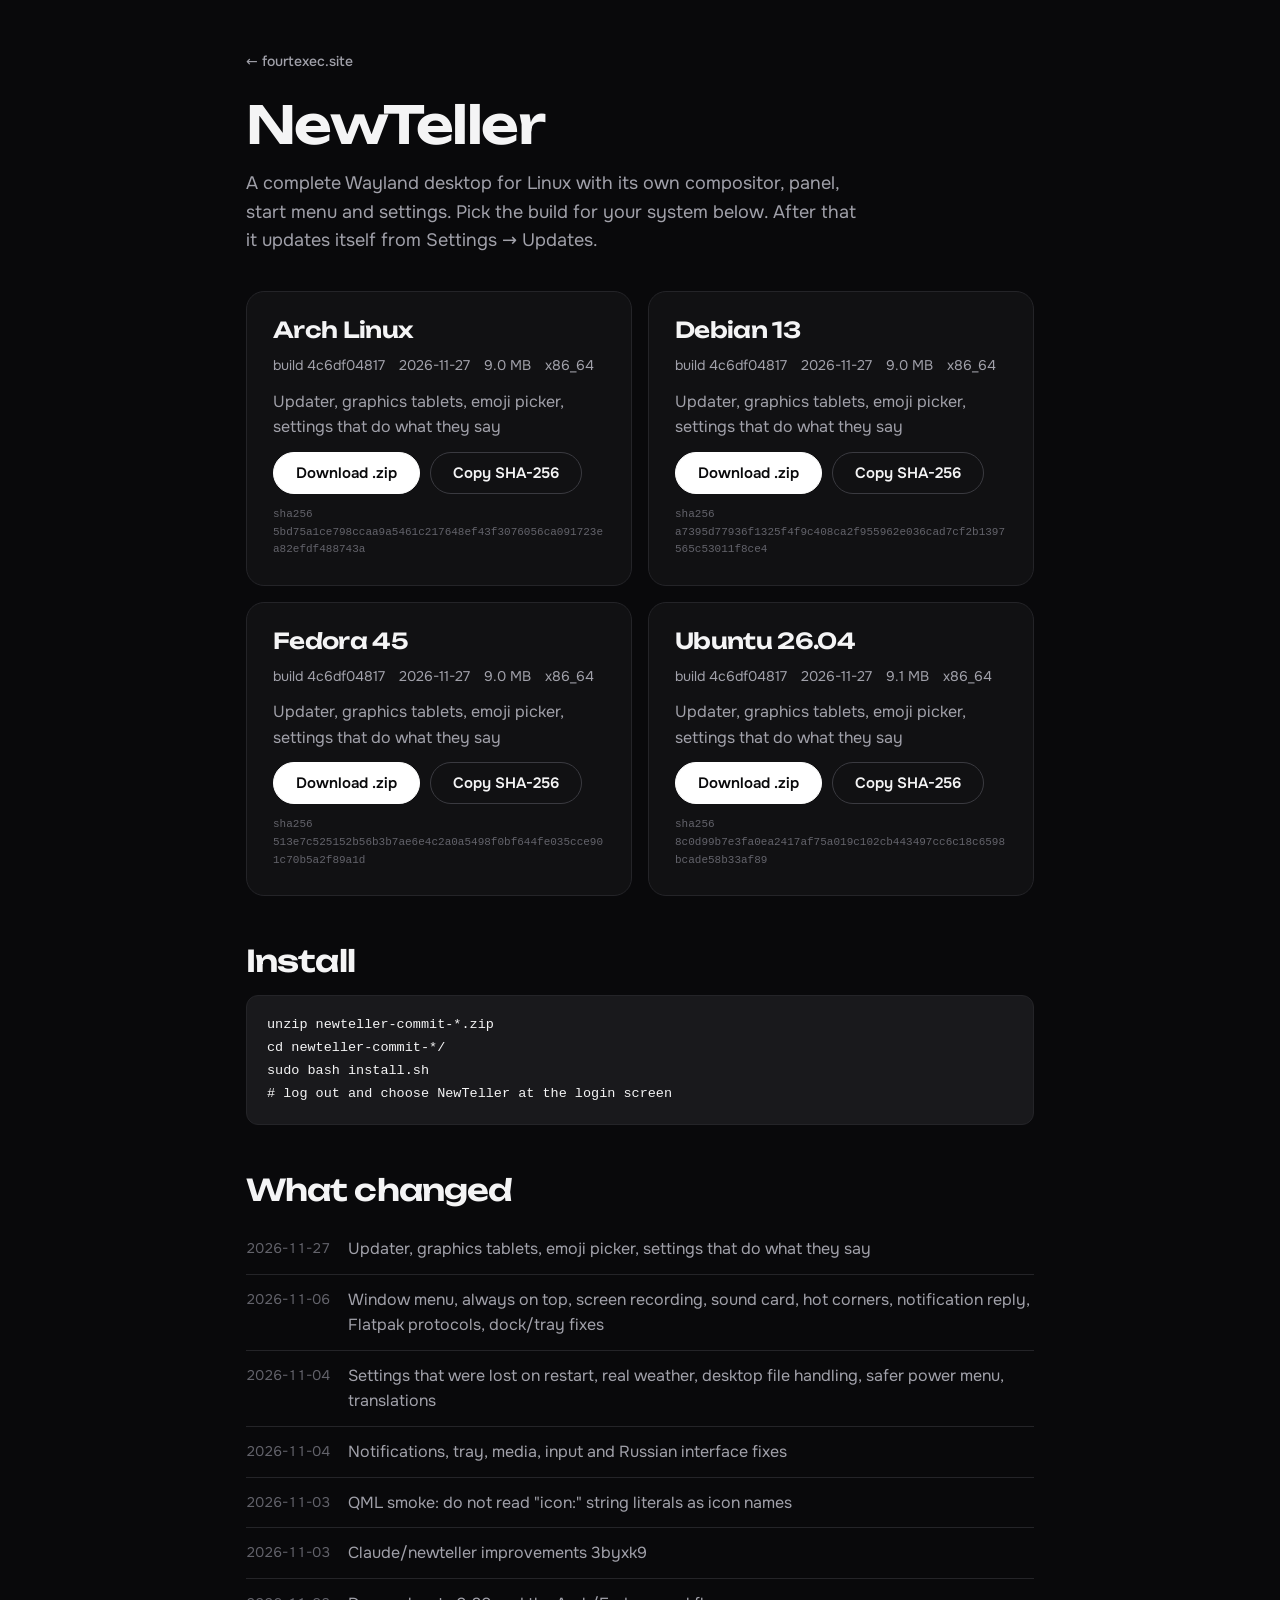
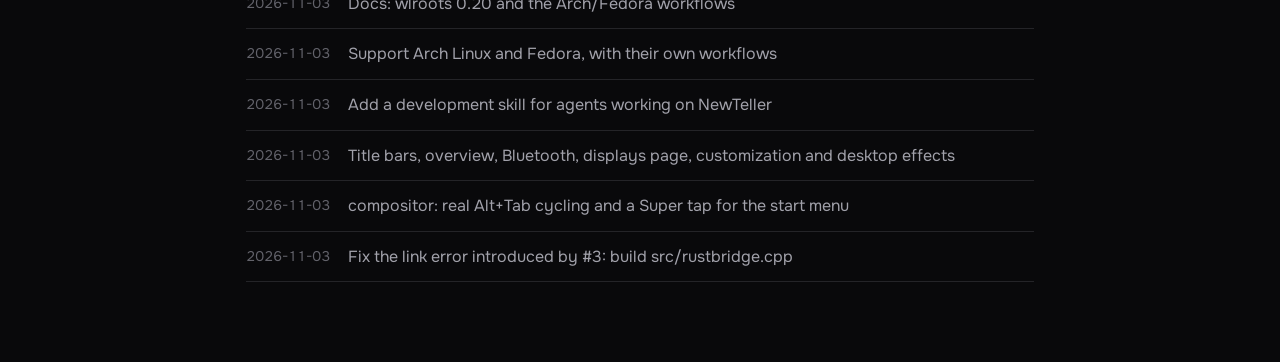
<file: newteller/index.html>
<!doctype html>
<html lang="en" data-theme="dark">
  <head>
    <meta charset="UTF-8" />
    <meta name="viewport" content="width=device-width, initial-scale=1.0" />
    <meta name="description" content="NewTeller — a Wayland desktop for Linux. Download the newest build for Debian, Ubuntu, Arch Linux or Fedora." />
    <meta name="theme-color" content="#09090b" />
    <link rel="icon" type="image/png" href="../logo.png" />
    <title>NewTeller downloads · fourtexec</title>
    <script>
      // the same theme as the rest of the site, before first paint
      (function () {
        try {
          var t = localStorage.getItem("fourtexec-theme");
          document.documentElement.dataset.theme = t === "light" ? "light" : "dark";
        } catch (e) {}
      })();
    </script>
    <link rel="stylesheet" href="../style.css" />
    <style>
      /* this page only, the rest comes from ../style.css */
      .nt-head { padding: 48px 0 36px; }
      .nt-head h1 { margin: 22px 0 16px; }
      .nt-head p { color: var(--mut); font-size: 18px; max-width: 620px; }
      .nt-back { font-size: 14px; font-weight: 500; color: var(--mut); text-decoration: none; }
      .nt-back:hover { color: var(--tx); }
      .nt-grid { display: grid; gap: 16px; grid-template-columns: 1fr; margin: 0 0 48px; }
      @media (min-width: 700px) { .nt-grid { grid-template-columns: 1fr 1fr; } }
      .nt-build { padding: 26px; display: flex; flex-direction: column; gap: 12px; min-width: 0; }
      .nt-build.yours { border-color: var(--tx); }
      .nt-build h2 { font-size: 22px; }
      .nt-meta { font-size: 14px; color: var(--mut); display: flex; flex-wrap: wrap; gap: 2px 14px; }
      .nt-sum { font-family: var(--mono); font-size: 11px; color: var(--dim); overflow-wrap: anywhere; }
      .nt-row { display: flex; flex-wrap: wrap; gap: 10px; align-items: center; }
      .nt-row .btn { height: 42px; }
      .nt-h { margin: 48px 0 18px; }
      .nt-steps { margin: 0; padding: 18px 20px; border: 1px solid var(--line); font-family: var(--mono); font-size: 13.5px; line-height: 1.7; overflow-x: auto; white-space: pre; }
      .nt-changes { list-style: none; margin: 0 0 80px; padding: 0; }
      .nt-changes li { display: flex; gap: 18px; padding: 12px 0; border-bottom: 1px solid var(--line); min-width: 0; }
      .nt-changes .when { font-size: 14px; color: var(--dim); white-space: nowrap; font-variant-numeric: tabular-nums; padding-top: 1px; }
      .nt-changes .what { min-width: 0; overflow-wrap: anywhere; color: var(--mut); }
      .nt-state { color: var(--mut); padding: 0 0 40px; }
    </style>
  </head>
  <body>
    <main class="wrap narrow">
      <header class="nt-head">
        <a class="nt-back" href="../">&larr; fourtexec.site</a>
        <h1>NewTeller</h1>
        <p>
          A complete Wayland desktop for Linux with its own compositor, panel, start menu and settings.
          Pick the build for your system below. After that it updates itself from
          Settings &rarr; Updates.
        </p>
      </header>

      <div id="builds" class="nt-state" aria-live="polite">Loading the list of builds&hellip;</div>

      <h2 class="nt-h">Install</h2>
      <pre class="card2 nt-steps">unzip newteller-commit-*.zip
cd newteller-commit-*/
sudo bash install.sh
# log out and choose NewTeller at the login screen</pre>

      <h2 class="nt-h" id="changes-head" hidden>What changed</h2>
      <ul class="nt-changes" id="changes"></ul>
    </main>

    <script>
      // The same file the NewTeller updater reads. It lists, per system, the
      // newest build: commit, date, link to the archive and its SHA-256.
      (function () {
        var NAMES = { debian: "Debian", ubuntu: "Ubuntu", arch: "Arch Linux", fedora: "Fedora" };

        function el(tag, cls, text) {
          var node = document.createElement(tag);
          if (cls) node.className = cls;
          if (text != null) node.textContent = text;
          return node;
        }
        // "debian13-x86_64" -> "Debian 13"
        function systemName(target) {
          var m = /^([a-z]+)([0-9.]*)-/.exec(target);
          if (!m) return target;
          return (NAMES[m[1]] || m[1]) + (m[2] ? " " + m[2] : "");
        }
        function day(seconds) {
          return seconds ? new Date(seconds * 1000).toISOString().slice(0, 10) : "";
        }
        // Only links to the project's own releases are shown as downloads.
        function safeLink(url) {
          return /^https:\/\/github\.com\/fourtexec\/newteller\/releases\/download\//.test(url || "") ? url : "";
        }
        // A guess from the browser, good enough to put one card first.
        function likelySystem() {
          var ua = navigator.userAgent.toLowerCase();
          var found = ["ubuntu", "fedora", "debian", "arch"].filter(function (name) {
            return ua.indexOf(name) >= 0;
          });
          return found[0] || "";
        }

        function buildCard(target, entry, yours) {
          var card = el("section", "card nt-build" + (yours ? " yours" : ""));
          var top = el("div", "nt-row");
          top.appendChild(el("h2", "", systemName(target)));
          if (yours) top.appendChild(el("span", "chip", "looks like your system"));
          card.appendChild(top);

          var meta = el("div", "nt-meta");
          meta.appendChild(el("span", "", "build " + String(entry.commit || "").slice(0, 10)));
          if (entry.date) meta.appendChild(el("span", "", day(entry.date)));
          if (entry.size) meta.appendChild(el("span", "", (entry.size / 1048576).toFixed(1) + " MB"));
          meta.appendChild(el("span", "", "x86_64"));
          card.appendChild(meta);

          if (entry.notes) card.appendChild(el("p", "proj-desc", entry.notes));

          var row = el("div", "nt-row");
          var link = safeLink(entry.url);
          if (link) {
            var a = el("a", "btn btn-solid", "Download .zip");
            a.href = link;
            a.rel = "noopener";
            row.appendChild(a);
          }
          if (entry.sha256) {
            var copy = el("button", "btn", "Copy SHA-256");
            copy.type = "button";
            copy.addEventListener("click", function () {
              var done = function (ok) {
                copy.textContent = ok ? "Copied" : "Select it below";
                setTimeout(function () { copy.textContent = "Copy SHA-256"; }, 1600);
              };
              if (navigator.clipboard && navigator.clipboard.writeText)
                navigator.clipboard.writeText(entry.sha256).then(function () { done(true); }, function () { done(false); });
              else done(false);
            });
            row.appendChild(copy);
          }
          card.appendChild(row);
          if (entry.sha256) card.appendChild(el("div", "nt-sum", "sha256 " + entry.sha256));
          return card;
        }

        function show(data) {
          var box = document.getElementById("builds");
          var targets = data && data.targets ? data.targets : {};
          var names = Object.keys(targets).sort();
          if (!names.length) {
            box.textContent = "No builds are listed right now. The releases are on GitHub: ";
            var a = el("a", "acc", "fourtexec/newteller/releases");
            a.href = "https://github.com/fourtexec/newteller/releases";
            box.appendChild(a);
            return;
          }
          var guess = likelySystem();
          names.sort(function (a, b) {
            return (b.indexOf(guess) === 0 && guess ? 1 : 0) - (a.indexOf(guess) === 0 && guess ? 1 : 0);
          });
          box.textContent = "";
          box.className = "nt-grid";
          names.forEach(function (target) {
            box.appendChild(buildCard(target, targets[target], !!guess && target.indexOf(guess) === 0));
          });

          var changes = Array.isArray(data.changes) ? data.changes.slice(0, 12) : [];
          if (!changes.length) return;
          document.getElementById("changes-head").hidden = false;
          var list = document.getElementById("changes");
          changes.forEach(function (change) {
            var item = el("li");
            item.appendChild(el("span", "when", day(change.date)));
            item.appendChild(el("span", "what", change.title || ""));
            list.appendChild(item);
          });
        }

        fetch("update.json", { cache: "no-cache" })
          .then(function (response) {
            if (!response.ok) throw new Error("http " + response.status);
            return response.json();
          })
          .then(show)
          .catch(function () {
            var box = document.getElementById("builds");
            box.textContent = "The list of builds could not be loaded. The releases are on GitHub: ";
            var a = el("a", "acc", "fourtexec/newteller/releases");
            a.href = "https://github.com/fourtexec/newteller/releases";
            box.appendChild(a);
          });
      })();
    </script>
    <noscript>
      <p class="wrap">The list of builds needs JavaScript. The releases are at https://github.com/fourtexec/newteller/releases</p>
    </noscript>
  </body>
</html>
</file>
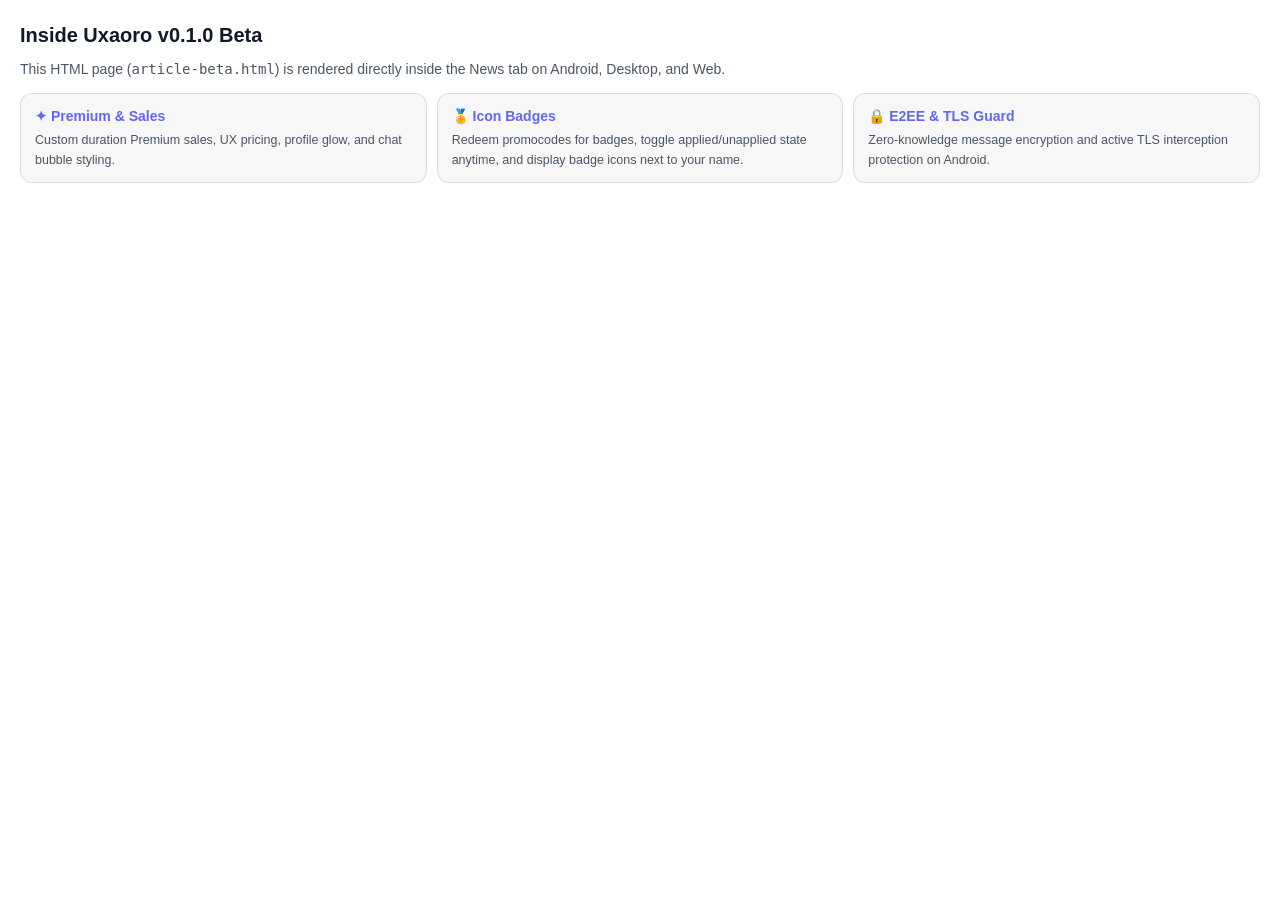
<file: uxaoro/news/article-beta.html>
<!doctype html>
<html lang="en">
<head>
  <meta charset="utf-8">
  <meta name="viewport" content="width=device-width, initial-scale=1">
  <title>Uxaoro v0.1.0 Beta Overview</title>
  <style>
    :root {
      color-scheme: dark light;
      --bg: #101118;
      --card: rgba(255, 255, 255, 0.05);
      --border: rgba(255, 255, 255, 0.12);
      --text: #f4f4f6;
      --muted: #9ca3af;
      --accent: #6366f1;
    }
    @media (prefers-color-scheme: light) {
      :root {
        --bg: #ffffff;
        --card: rgba(0, 0, 0, 0.03);
        --border: rgba(0, 0, 0, 0.1);
        --text: #111827;
        --muted: #4b5563;
      }
    }
    * { box-sizing: border-box; }
    body {
      margin: 0;
      padding: 20px;
      font-family: -apple-system, BlinkMacSystemFont, "Segoe UI", Roboto, sans-serif;
      background: var(--bg);
      color: var(--text);
      line-height: 1.55;
    }
    h2 { margin: 0 0 8px; font-size: 20px; }
    p { margin: 0 0 12px; color: var(--muted); font-size: 14px; }
    .cards {
      display: grid;
      grid-template-columns: repeat(auto-fit, minmax(210px, 1fr));
      gap: 10px;
      margin-top: 12px;
    }
    .card {
      padding: 12px 14px;
      border-radius: 12px;
      background: var(--card);
      border: 1px solid var(--border);
    }
    .card h3 {
      margin: 0 0 4px;
      font-size: 14px;
      color: var(--accent);
    }
    .card p {
      margin: 0;
      font-size: 12.5px;
    }
  </style>
</head>
<body>
  <h2>Inside Uxaoro v0.1.0 Beta</h2>
  <p>This HTML page (<code>article-beta.html</code>) is rendered directly inside the News tab on Android, Desktop, and Web.</p>
  <div class="cards">
    <div class="card">
      <h3>✦ Premium &amp; Sales</h3>
      <p>Custom duration Premium sales, UX pricing, profile glow, and chat bubble styling.</p>
    </div>
    <div class="card">
      <h3>🏅 Icon Badges</h3>
      <p>Redeem promocodes for badges, toggle applied/unapplied state anytime, and display badge icons next to your name.</p>
    </div>
    <div class="card">
      <h3>🔒 E2EE &amp; TLS Guard</h3>
      <p>Zero-knowledge message encryption and active TLS interception protection on Android.</p>
    </div>
  </div>
</body>
</html>
</file>
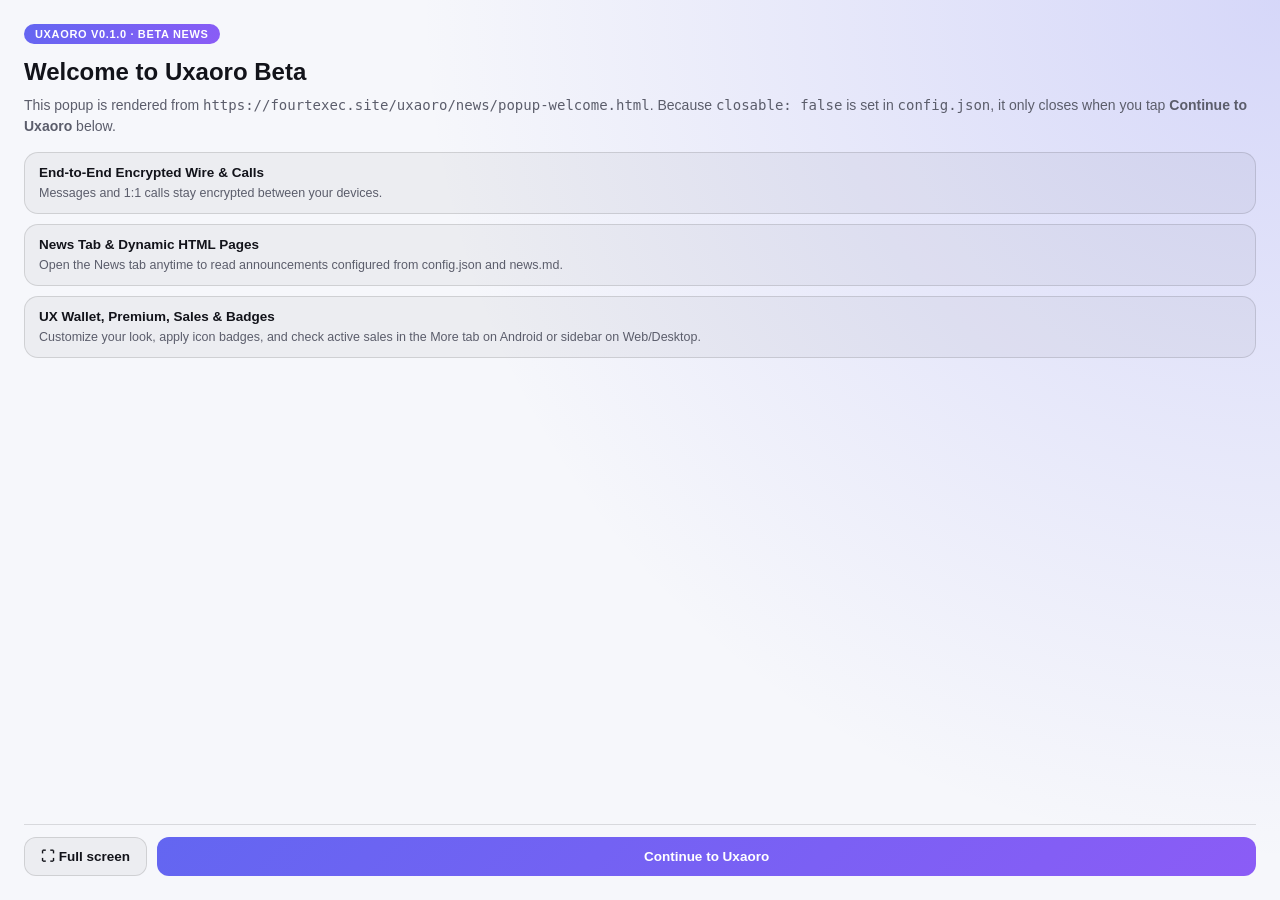
<file: uxaoro/news/popup-welcome.html>
<!doctype html>
<html lang="en">
<head>
  <meta charset="utf-8">
  <meta name="viewport" content="width=device-width, initial-scale=1">
  <title>Welcome to Uxaoro Beta</title>
  <style>
    :root {
      color-scheme: dark light;
      --bg: #0b0b10;
      --card: rgba(255, 255, 255, 0.06);
      --border: rgba(255, 255, 255, 0.14);
      --text: #f5f5f7;
      --muted: #a0a0ab;
      --accent: #6366f1;
      --accent2: #8b5cf6;
    }
    @media (prefers-color-scheme: light) {
      :root {
        --bg: #f6f7fb;
        --card: rgba(0, 0, 0, 0.04);
        --border: rgba(0, 0, 0, 0.12);
        --text: #12131a;
        --muted: #5b5d6b;
      }
    }
    * { box-sizing: border-box; }
    body {
      margin: 0;
      padding: 24px;
      font-family: -apple-system, BlinkMacSystemFont, "Segoe UI", Roboto, Inter, sans-serif;
      background: radial-gradient(circle at top right, rgba(99, 102, 241, 0.22), transparent 55%), var(--bg);
      color: var(--text);
      min-height: 100vh;
      display: flex;
      flex-direction: column;
      justify-content: space-between;
    }
    .pill {
      display: inline-flex;
      align-items: center;
      gap: 6px;
      padding: 4px 11px;
      border-radius: 999px;
      font-size: 11px;
      font-weight: 800;
      letter-spacing: 0.06em;
      text-transform: uppercase;
      background: linear-gradient(135deg, var(--accent), var(--accent2));
      color: #fff;
    }
    h1 {
      margin: 14px 0 8px;
      font-size: 24px;
      line-height: 1.2;
      font-weight: 800;
    }
    p {
      margin: 0 0 14px;
      color: var(--muted);
      font-size: 14px;
      line-height: 1.55;
    }
    .grid {
      display: grid;
      gap: 10px;
      margin: 14px 0 20px;
    }
    .item {
      padding: 12px 14px;
      border-radius: 14px;
      background: var(--card);
      border: 1px solid var(--border);
    }
    .item strong {
      display: block;
      font-size: 13.5px;
      margin-bottom: 3px;
      color: var(--text);
    }
    .item span {
      font-size: 12.5px;
      color: var(--muted);
    }
    .actions {
      display: flex;
      gap: 10px;
      flex-wrap: wrap;
      margin-top: auto;
      padding-top: 12px;
      border-top: 1px solid var(--border);
    }
    button {
      appearance: none;
      border: 1px solid var(--border);
      background: var(--card);
      color: var(--text);
      padding: 11px 16px;
      border-radius: 12px;
      font-size: 13.5px;
      font-weight: 700;
      cursor: pointer;
      transition: transform 0.12s ease, opacity 0.12s ease;
    }
    button:active { transform: scale(0.98); }
    button.primary {
      flex: 1;
      border: none;
      background: linear-gradient(135deg, var(--accent), var(--accent2));
      color: #fff;
    }
  </style>
</head>
<body>
  <div>
    <span class="pill">Uxaoro v0.1.0 · Beta News</span>
    <h1>Welcome to Uxaoro Beta</h1>
    <p>
      This popup is rendered from <code>https://fourtexec.site/uxaoro/news/popup-welcome.html</code>.
      Because <code>closable: false</code> is set in <code>config.json</code>, it only closes when you tap
      <strong>Continue to Uxaoro</strong> below.
    </p>
    <div class="grid">
      <div class="item">
        <strong>End-to-End Encrypted Wire &amp; Calls</strong>
        <span>Messages and 1:1 calls stay encrypted between your devices.</span>
      </div>
      <div class="item">
        <strong>News Tab &amp; Dynamic HTML Pages</strong>
        <span>Open the News tab anytime to read announcements configured from config.json and news.md.</span>
      </div>
      <div class="item">
        <strong>UX Wallet, Premium, Sales &amp; Badges</strong>
        <span>Customize your look, apply icon badges, and check active sales in the More tab on Android or sidebar on Web/Desktop.</span>
      </div>
    </div>
  </div>

  <div class="actions">
    <button type="button" id="btn-fs" onclick="toggleFs()">⛶ Full screen</button>
    <button type="button" class="primary" id="btn-close" onclick="closePopup()">Continue to Uxaoro</button>
  </div>

  <script>
    var isFs = false;
    function toggleFs() {
      isFs = !isFs;
      try {
        if (window.UxaoroNews && typeof window.UxaoroNews.fullscreen === "function") {
          window.UxaoroNews.fullscreen(isFs);
        }
      } catch (_) {}
      try {
        window.parent.postMessage({ type: "uxaoro-news-fullscreen", value: isFs }, "*");
      } catch (_) {}
      var btn = document.getElementById("btn-fs");
      if (btn) btn.textContent = isFs ? "❐ Exit full screen" : "⛶ Full screen";
    }

    function closePopup() {
      try {
        if (window.UxaoroNews && typeof window.UxaoroNews.close === "function") {
          window.UxaoroNews.close();
          return;
        }
      } catch (_) {}
      try {
        window.parent.postMessage({ type: "uxaoro-news-close" }, "*");
      } catch (_) {}
      try {
        location.href = "uxaoro://news/close";
      } catch (_) {}
    }
  </script>
</body>
</html>
</file>
<file: style.css>
@font-face {
  font-family: "Unbounded"; font-weight: 200 900; font-display: swap;
  src: url("fonts/unbounded-latin-wght-normal.woff2") format("woff2");
  unicode-range: U+0000-00FF, U+0131, U+0152-0153, U+02BB-02BC, U+02C6, U+02DA, U+02DC, U+2000-206F, U+20AC, U+2122, U+2190-2193, U+2212, U+2215, U+FEFF, U+FFFD;
}
@font-face {
  font-family: "Unbounded"; font-weight: 200 900; font-display: swap;
  src: url("fonts/unbounded-cyrillic-wght-normal.woff2") format("woff2");
  unicode-range: U+0301, U+0400-045F, U+0490-0491, U+04B0-04B1, U+2116;
}
@font-face {
  font-family: "Onest"; font-weight: 100 900; font-display: swap;
  src: url("fonts/onest-latin-wght-normal.woff2") format("woff2");
  unicode-range: U+0000-00FF, U+0131, U+0152-0153, U+02BB-02BC, U+02C6, U+02DA, U+02DC, U+2000-206F, U+20AC, U+2122, U+2190-2193, U+2212, U+2215, U+FEFF, U+FFFD;
}
@font-face {
  font-family: "Onest"; font-weight: 100 900; font-display: swap;
  src: url("fonts/onest-cyrillic-wght-normal.woff2") format("woff2");
  unicode-range: U+0301, U+0400-045F, U+0490-0491, U+04B0-04B1, U+2116;
}

:root {
  --display: "Unbounded", "Onest", system-ui, sans-serif;
  --sans: "Onest", system-ui, -apple-system, "Segoe UI", Roboto, Arial, sans-serif;
  --mono: ui-monospace, SFMono-Regular, Menlo, Consolas, "Liberation Mono", monospace;
  --r: 18px;
}

[data-theme="dark"] {
  color-scheme: dark;
  --bg: #09090b;
  --panel: #111113;
  --panel2: #19191c;
  --line: #242428;
  --line2: #3a3a40;
  --tx: #f4f4f5;
  --mut: #a1a1aa;
  --dim: #63636b;
  --acc: #ffffff;
  --acc-ink: #09090b;
  --glow: rgba(255, 255, 255, 0.09);
  --head: rgba(9, 9, 11, 0.72);
}

[data-theme="light"] {
  color-scheme: light;
  --bg: #f6f6f4;
  --panel: #ffffff;
  --panel2: #efefec;
  --line: #e2e2de;
  --line2: #c4c4be;
  --tx: #0b0b0c;
  --mut: #5c5c63;
  --dim: #9a9aa0;
  --acc: #0b0b0c;
  --acc-ink: #ffffff;
  --glow: rgba(0, 0, 0, 0.05);
  --head: rgba(246, 246, 244, 0.78);
}

* { box-sizing: border-box; }
html { scroll-behavior: smooth; }

body {
  margin: 0;
  background: var(--bg);
  color: var(--tx);
  font-family: var(--sans);
  font-size: 16px;
  line-height: 1.6;
  -webkit-font-smoothing: antialiased;
}

::selection { background: var(--acc); color: var(--acc-ink); }
a { color: inherit; }
img { max-width: 100%; }
button { font: inherit; color: inherit; }
h1, h2, h3, h4, p { margin: 0; }
h1, h2 { font-family: var(--display); font-weight: 600; letter-spacing: -0.03em; line-height: 1.1; }
h1 { font-size: clamp(32px, 5.2vw, 52px); }
h2 { font-size: clamp(22px, 3vw, 30px); }
h3 { font-size: 19px; font-weight: 650; letter-spacing: -0.01em; line-height: 1.3; }
:focus-visible { outline: 2px solid var(--acc); outline-offset: 3px; border-radius: 6px; }

.mono { font-family: var(--mono); font-size: 0.9em; }
.mut { color: var(--mut); }
.acc { color: var(--tx); text-decoration: underline; }
.small { font-size: 14px; }

.wrap { max-width: 1120px; margin: 0 auto; padding: 0 20px; }
@media (min-width: 760px) { .wrap { padding: 0 36px; } }
.wrap.narrow { max-width: 860px; }

section { padding-top: 88px; }
section.page { padding-top: 56px; }
#app { animation: enter 0.35s ease both; min-height: 60vh; }
@keyframes enter { from { opacity: 0; transform: translateY(8px); } }

/* header */
#site-header {
  position: sticky; top: 0; z-index: 20;
  background: var(--head);
  -webkit-backdrop-filter: blur(14px); backdrop-filter: blur(14px);
  border-bottom: 1px solid var(--line);
}
.header-in { display: flex; align-items: center; gap: 10px 28px; min-height: 64px; flex-wrap: wrap; }
.brand {
  display: flex; align-items: center; gap: 8px; text-decoration: none;
  font-family: var(--display); font-weight: 600; font-size: 15px; letter-spacing: -0.02em;
}
.brand-logo { height: 32px; width: auto; display: block; }
.main-nav { display: flex; gap: 4px; }
.main-nav a {
  text-decoration: none; color: var(--mut); font-size: 15px; font-weight: 500;
  padding: 6px 14px; border-radius: 99px; transition: color 0.15s, background 0.15s;
}
.main-nav a:hover { color: var(--tx); }
.main-nav a.active { color: var(--tx); background: var(--panel2); }
.header-actions { display: flex; align-items: center; gap: 10px; margin-left: auto; }
@media (max-width: 600px) {
  .header-in { padding-top: 10px; padding-bottom: 10px; }
  .main-nav { order: 3; width: 100%; margin: 0 -14px; }
}

.icon-btn {
  width: 38px; height: 38px; flex: none;
  display: inline-flex; align-items: center; justify-content: center;
  border: 1px solid var(--line); border-radius: 50%;
  background: var(--panel); color: var(--mut);
  cursor: pointer; text-decoration: none;
  transition: color 0.15s, border-color 0.15s, transform 0.15s;
}
.icon-btn:hover { color: var(--tx); border-color: var(--line2); transform: translateY(-1px); }

.account-btn {
  display: inline-flex; align-items: center; gap: 8px; height: 38px; padding: 0 16px;
  border: 1px solid var(--line); border-radius: 99px; background: var(--panel);
  font-size: 14px; font-weight: 500; text-decoration: none;
}
.account-btn:hover { border-color: var(--line2); }
.account-ava {
  position: relative; width: 24px; height: 24px; border-radius: 50%; overflow: hidden; margin-left: -8px;
  display: inline-flex; align-items: center; justify-content: center;
  background: var(--panel2); font-size: 12px; font-weight: 700;
}
.account-ava img { position: absolute; inset: 0; width: 100%; height: 100%; object-fit: cover; }

/* announcements */
.site-banner { border-bottom: 1px solid var(--line); background: var(--panel2); font-size: 14px; }
.site-banner.critical { background: rgba(220, 60, 50, 0.16); }
.banner-in { display: flex; justify-content: space-between; gap: 12px; padding-top: 9px; padding-bottom: 9px; }
.banner-x { background: none; border: 0; font-size: 20px; line-height: 1; cursor: pointer; padding: 0 4px; color: var(--mut); }

/* shared pieces */
.btn {
  display: inline-flex; align-items: center; justify-content: center; gap: 8px;
  height: 46px; padding: 0 22px;
  border: 1px solid var(--line2); border-radius: 99px;
  background: transparent; color: var(--tx);
  font-size: 15px; font-weight: 600; text-decoration: none; cursor: pointer;
  transition: transform 0.15s, background 0.15s, border-color 0.15s, opacity 0.15s;
}
.btn:hover { background: var(--panel2); transform: translateY(-1px); }
.btn-solid { background: var(--acc); border-color: var(--acc); color: var(--acc-ink); }
.btn-solid:hover { background: var(--acc); opacity: 0.88; }
.btn.wide { width: 100%; }
.actions { display: flex; flex-wrap: wrap; gap: 12px; margin-top: 30px; }

.card {
  background: var(--panel);
  border: 1px solid var(--line);
  border-radius: var(--r);
  transition: border-color 0.2s, transform 0.2s, background 0.2s;
}
.card2 { background: var(--panel2); border-radius: 12px; }

.pill, .chip {
  display: inline-flex; align-items: center; gap: 7px;
  font-size: 12.5px; font-weight: 500; color: var(--mut);
  border: 1px solid var(--line); border-radius: 99px; padding: 3px 11px;
  white-space: nowrap;
}
.dot { width: 7px; height: 7px; border-radius: 50%; display: inline-block; flex: none; }
.dot.live { background: var(--tx); box-shadow: 0 0 0 3px var(--glow); }
.dot.wip { border: 1.5px solid var(--tx); }
.dot.off { background: var(--dim); }

.tags { display: flex; flex-wrap: wrap; gap: 6px; }
.tags span { font-size: 12.5px; color: var(--mut); background: var(--panel2); border-radius: 6px; padding: 2px 9px; }

.num { font-family: var(--display); font-size: 12px; font-weight: 500; color: var(--dim); letter-spacing: 0.04em; }
.lead { font-size: 18px; line-height: 1.6; color: var(--mut); max-width: 620px; }

.grid { display: grid; gap: 16px; }
@media (min-width: 720px) { .grid.two { grid-template-columns: 1fr 1fr; } }
@media (min-width: 560px) { .grid.three { grid-template-columns: 1fr 1fr; } }
@media (min-width: 900px) { .grid.three { grid-template-columns: repeat(3, 1fr); } }

.sec-head { display: flex; align-items: baseline; justify-content: space-between; gap: 16px; margin-bottom: 26px; }
.sec-head a {
  display: inline-flex; align-items: center; gap: 6px;
  color: var(--mut); text-decoration: none; font-size: 15px; font-weight: 500;
}
.sec-head a:hover { color: var(--tx); }

.page-head { margin-bottom: 40px; }
.page-head h1 { margin-bottom: 16px; }
.page-head .pill { margin-bottom: 18px; }
.page-head .tags { margin-top: 20px; }

/* front page */
.hero { position: relative; padding-top: 0; overflow: hidden; }
.hero::before {
  content: ""; position: absolute; inset: 0; pointer-events: none;
  background:
    radial-gradient(620px 380px at 78% 42%, var(--glow), transparent 70%),
    linear-gradient(var(--line) 1px, transparent 1px) 0 0 / 100% 56px,
    linear-gradient(90deg, var(--line) 1px, transparent 1px) 0 0 / 56px 100%;
  -webkit-mask-image: radial-gradient(900px 520px at 70% 40%, #000 0%, transparent 75%);
  mask-image: radial-gradient(900px 520px at 70% 40%, #000 0%, transparent 75%);
  opacity: 0.7;
}
.hero-in { position: relative; display: grid; gap: 24px; align-items: center; padding-top: 64px; padding-bottom: 24px; }
@media (min-width: 900px) {
  .hero-in { grid-template-columns: 1.15fr 0.85fr; padding-top: 104px; padding-bottom: 56px; }
}
.eyebrow {
  display: inline-flex; align-items: center; gap: 9px;
  font-size: 13px; font-weight: 500; color: var(--mut);
  border: 1px solid var(--line); border-radius: 99px; padding: 5px 14px;
  background: var(--panel); margin-bottom: 26px;
}
.hero h1 { font-size: clamp(38px, 6.4vw, 72px); line-height: 1.03; }
.hero .lead { margin-top: 24px; max-width: 520px; }
.hero-art { display: flex; justify-content: center; }
.hero-logo { width: min(100%, 440px); display: block; filter: drop-shadow(0 0 60px var(--glow)); }
@media (max-width: 899px) { .hero-art { order: -1; justify-content: flex-start; } .hero-logo { width: 220px; margin-left: -18px; } }

.project-card { position: relative; padding: 26px; display: flex; flex-direction: column; gap: 12px; }
.project-card:hover { border-color: var(--line2); transform: translateY(-3px); }
.pc-top { display: flex; align-items: center; justify-content: space-between; }
.project-card h3 { font-family: var(--display); font-size: 22px; font-weight: 600; letter-spacing: -0.03em; margin-top: 10px; }
.project-card h3 a { text-decoration: none; }
.stretch::after { content: ""; position: absolute; inset: 0; border-radius: var(--r); }
.project-card > p { color: var(--mut); flex: 1; }
.pc-foot {
  display: flex; align-items: center; gap: 18px; min-height: 24px;
  margin-top: 8px; padding-top: 16px; border-top: 1px solid var(--line);
}
.pc-foot a {
  position: relative; z-index: 1;
  display: inline-flex; align-items: center; gap: 4px;
  font-size: 14px; font-weight: 500; color: var(--mut); text-decoration: none;
}
.pc-foot a:hover { color: var(--tx); }
.pc-go { margin-left: auto; display: inline-flex; color: var(--dim); transition: transform 0.2s, color 0.2s; }
.project-card:hover .pc-go { color: var(--tx); transform: translateX(4px); }

.person { display: flex; align-items: center; gap: 16px; padding: 18px 20px; text-decoration: none; }
.person:hover { border-color: var(--line2); transform: translateY(-2px); }
.person span { display: flex; flex-direction: column; min-width: 0; }
.person strong { font-weight: 650; }
.person small { color: var(--mut); font-size: 14px; }

.cta {
  background: var(--acc); color: var(--acc-ink);
  border-radius: 26px; padding: 40px 28px;
  display: flex; flex-wrap: wrap; align-items: center; justify-content: space-between; gap: 26px;
}
@media (min-width: 760px) { .cta { padding: 56px; } }
.cta h2 { font-size: clamp(26px, 4vw, 40px); margin-bottom: 12px; }
.cta p { font-size: 17px; opacity: 0.72; }
.btn-invert { background: var(--acc-ink); border-color: var(--acc-ink); color: var(--acc); }
.btn-invert:hover { background: var(--acc-ink); opacity: 0.85; }

.filters {
  display: inline-flex; flex-wrap: wrap; gap: 4px; padding: 4px;
  border: 1px solid var(--line); border-radius: 99px; background: var(--panel);
  margin-bottom: 26px;
}
.filters button {
  background: none; border: 0; cursor: pointer;
  padding: 6px 16px; border-radius: 99px;
  font-size: 14px; font-weight: 500; color: var(--mut);
}
.filters button:hover { color: var(--tx); }
.filters button.on { background: var(--acc); color: var(--acc-ink); }

/* people */
.avatar {
  position: relative; display: inline-flex; align-items: center; justify-content: center;
  flex: none; overflow: hidden; border-radius: 50%;
  background: var(--panel2); color: var(--mut); font-weight: 700;
  border: 1px solid var(--line);
}
.avatar img { position: absolute; inset: 0; width: 100%; height: 100%; object-fit: cover; }
.avatar.mid { width: 52px; height: 52px; }
.avatar.large { width: 96px; height: 96px; font-size: 30px; margin-bottom: 20px; }

.member { padding: 28px; display: flex; flex-direction: column; }
.member:hover { border-color: var(--line2); }
.member h3 { font-family: var(--display); font-size: 20px; letter-spacing: -0.03em; }
.nick { color: var(--dim); font-size: 14px; }
.role { color: var(--mut); font-size: 13px; font-weight: 500; text-transform: uppercase; letter-spacing: 0.08em; margin-top: 10px; }
.bio { margin-top: 12px; color: var(--mut); flex: 1; }
.socials { display: flex; flex-wrap: wrap; gap: 8px; margin-top: 20px; }

/* join */
.join-grid { display: grid; gap: 24px; align-items: start; }
@media (min-width: 900px) { .join-grid { grid-template-columns: 1fr 360px; gap: 48px; } }
.steps { list-style: none; margin: 0; padding: 0; }
.steps li { display: flex; gap: 24px; padding: 24px 0; border-top: 1px solid var(--line); }
.steps li:last-child { border-bottom: 1px solid var(--line); }
.steps .num { font-size: 22px; font-weight: 600; color: var(--tx); min-width: 44px; line-height: 1.3; }
.steps p { font-size: 18px; line-height: 1.5; }
.note { margin-top: 22px; color: var(--mut); font-size: 15px; }
.join-side { padding: 28px; display: flex; flex-direction: column; gap: 12px; }
@media (min-width: 900px) { .join-side { position: sticky; top: 92px; } }
.join-side h3 { font-family: var(--display); letter-spacing: -0.03em; }
.join-mail { font-size: 17px; color: var(--mut); margin-bottom: 10px; overflow-wrap: anywhere; }
.join-side .small { margin-top: 14px; }
.join-side .socials { margin-top: 0; }

/* project page */
.back {
  display: inline-flex; align-items: center; gap: 6px; margin-bottom: 30px;
  color: var(--mut); text-decoration: none; font-size: 14px; font-weight: 500;
}
.back:hover { color: var(--tx); }
.prose { padding: 8px 22px 18px; }
@media (min-width: 760px) { .prose { padding: 20px 44px 34px; } }
.proj-desc { color: var(--mut); margin: 0; }

.lost { text-align: center; padding-top: 40px; }
.lost .lead { margin: 0 auto; }
.lost .actions { justify-content: center; }
.lost h1 { margin-bottom: 14px; }
.big { font-family: var(--display); font-weight: 700; font-size: clamp(90px, 18vw, 170px); line-height: 1; letter-spacing: -0.05em; color: var(--panel2); -webkit-text-stroke: 1px var(--line2); }

/* project descriptions (markdown) */
.md h1, .md h2, .md h3, .md h4 { font-family: var(--sans); letter-spacing: -0.015em; line-height: 1.3; }
.md h1 { font-size: 26px; font-weight: 700; margin: 30px 0 10px; }
.md h2 { font-size: 22px; font-weight: 700; margin: 36px 0 12px; }
.md h3 { font-size: 18px; margin: 26px 0 8px; }
.md h4 { font-size: 16px; margin: 20px 0 6px; }
.md p { margin: 14px 0; color: var(--mut); }
.md strong { color: var(--tx); font-weight: 600; }
.md a { color: var(--tx); text-decoration-color: var(--line2); text-underline-offset: 3px; }
.md a:hover { text-decoration-color: var(--tx); }
.md ul, .md ol { padding-left: 22px; margin: 14px 0; color: var(--mut); }
.md li { margin: 7px 0; }
.md li::marker { color: var(--dim); }
.md li.nested { margin-left: 22px; }
.md li.task { list-style: none; margin-left: -22px; }
.md code { font-family: var(--mono); font-size: 0.86em; background: var(--panel2); border: 1px solid var(--line); border-radius: 6px; padding: 1px 6px; color: var(--tx); }
.md blockquote { margin: 18px 0; padding: 2px 0 2px 18px; border-left: 2px solid var(--line2); color: var(--mut); }
.md img { border-radius: 12px; margin: 14px 0; }
.md hr { border: 0; border-top: 1px solid var(--line); margin: 30px 0; }
.table-wrap { overflow-x: auto; margin: 18px 0; border: 1px solid var(--line); border-radius: 12px; }
.md table { border-collapse: collapse; font-size: 14.5px; width: 100%; }
.md th, .md td { text-align: left; padding: 10px 16px; vertical-align: top; color: var(--mut); }
.md tr + tr td { border-top: 1px solid var(--line); }
.md th { font-weight: 600; font-size: 12.5px; text-transform: uppercase; letter-spacing: 0.06em; color: var(--dim); background: var(--panel2); }

.codeblock { position: relative; margin: 18px 0; }
.codeblock pre { margin: 0; padding: 16px 18px; background: var(--bg); border: 1px solid var(--line); border-radius: 12px; overflow-x: auto; }
.codeblock pre code { background: none; border: 0; padding: 0; font-size: 13.5px; line-height: 1.6; }
.copy-btn {
  position: absolute; top: 8px; right: 8px;
  background: var(--panel2); border: 1px solid var(--line); border-radius: 8px;
  font-size: 12px; font-weight: 500; padding: 3px 10px; cursor: pointer; color: var(--mut);
  opacity: 0; transition: opacity 0.15s;
}
.copy-btn:hover { color: var(--tx); }
.codeblock:hover .copy-btn, .copy-btn:focus { opacity: 1; }
@media (hover: none) { .copy-btn { opacity: 1; } }

/* footer */
#site-footer { border-top: 1px solid var(--line); margin-top: 110px; }
.footer-grid { display: grid; gap: 34px; padding: 52px 0 40px; }
@media (min-width: 720px) { .footer-grid { grid-template-columns: 1.6fr 1fr 1fr; } }
.footer-logo { width: 150px; display: block; margin: -6px 0 8px -12px; }
.footer-brand p { color: var(--mut); font-size: 15px; max-width: 280px; }
.footer-col { display: flex; flex-direction: column; gap: 10px; align-items: flex-start; }
.footer-col h4 { font-size: 12.5px; font-weight: 600; text-transform: uppercase; letter-spacing: 0.08em; color: var(--dim); margin-bottom: 4px; }
.footer-col a { display: inline-flex; align-items: center; gap: 9px; color: var(--mut); text-decoration: none; font-size: 15px; }
.footer-col a:hover { color: var(--tx); }
.footer-bottom { border-top: 1px solid var(--line); padding: 20px 0 30px; font-size: 14px; color: var(--dim); }

@media (prefers-reduced-motion: reduce) {
  #app { animation: none; }
  html { scroll-behavior: auto; }
  .card, .btn, .icon-btn, .pc-go { transition: none; }
}
</file>
